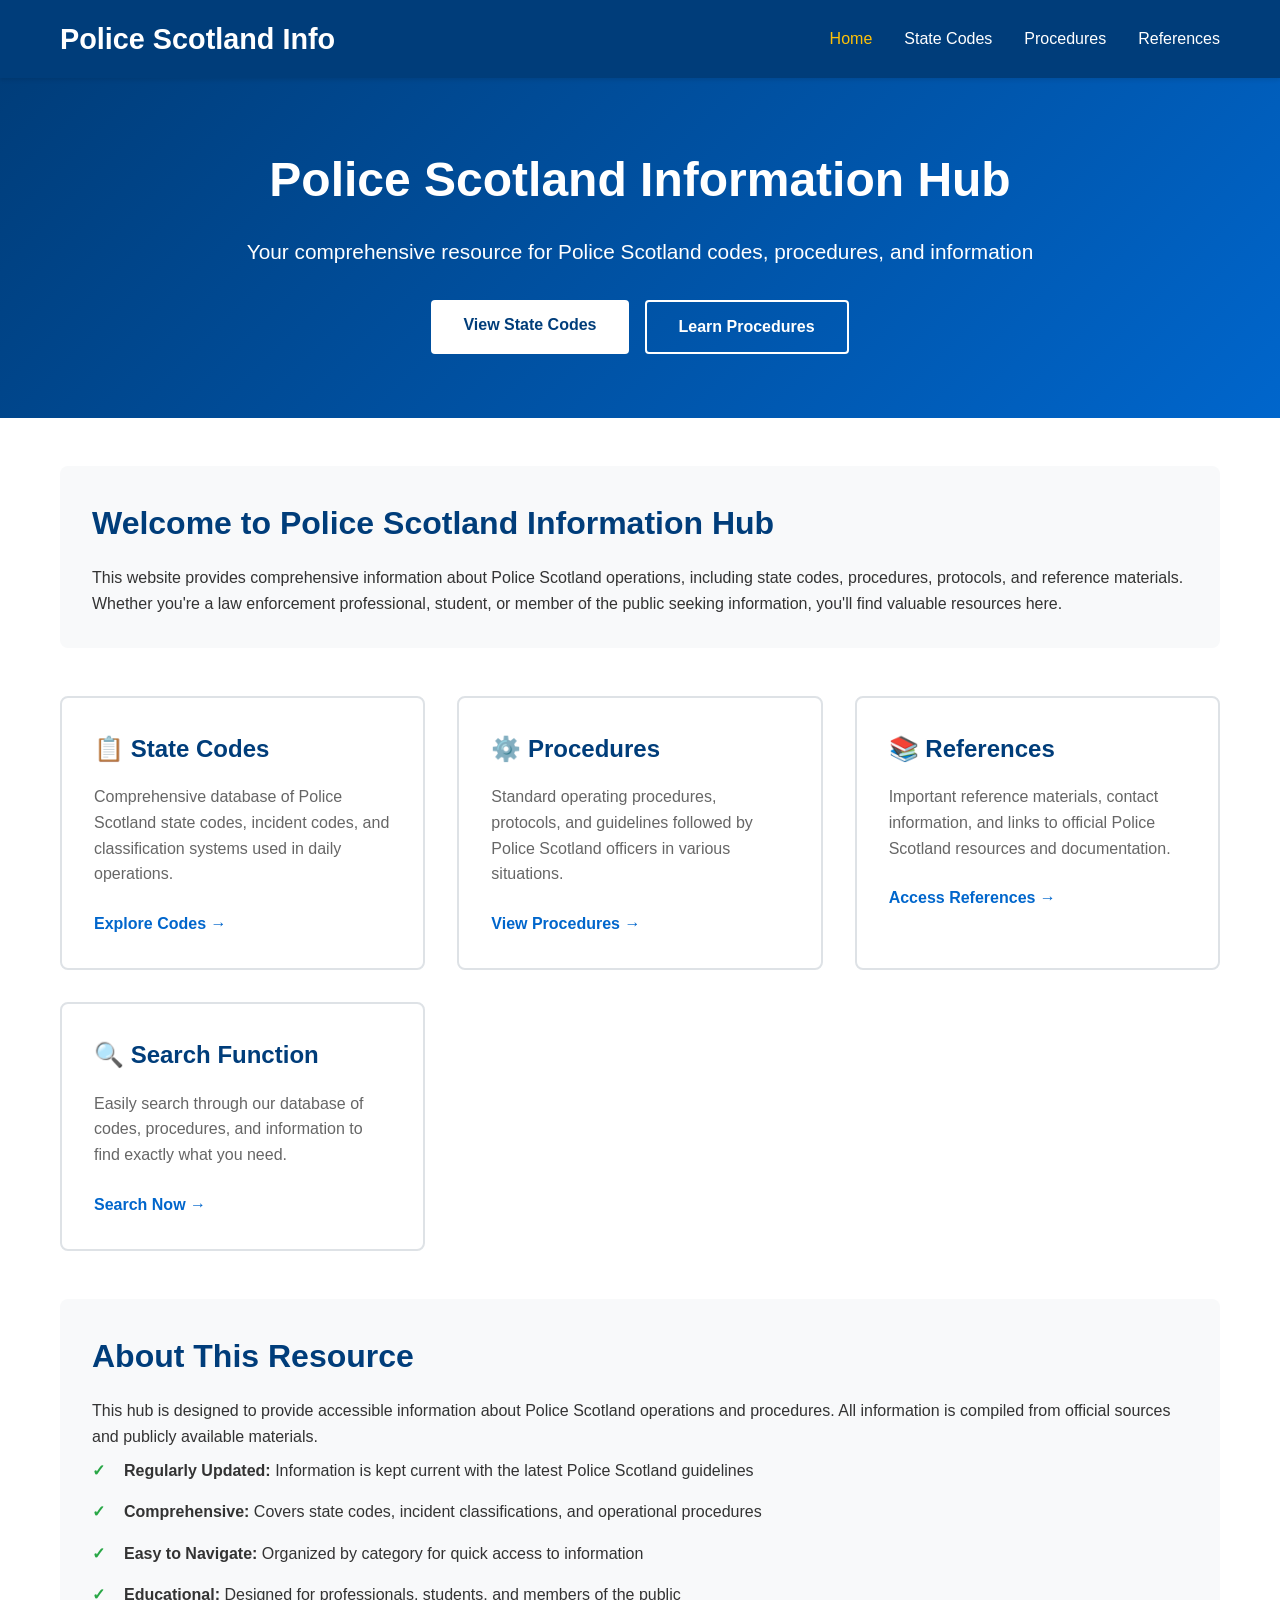
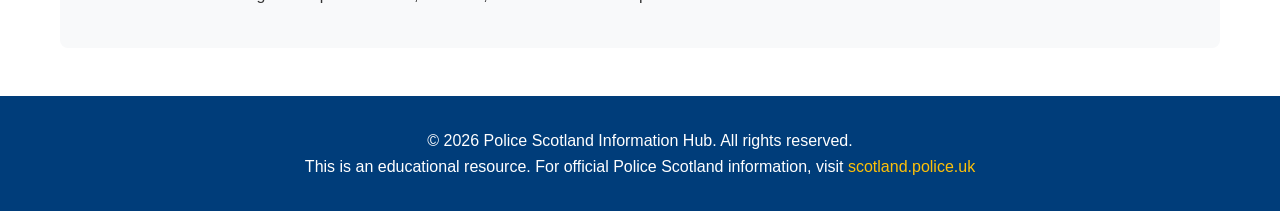
<file: index.html>
<!DOCTYPE html>
<html lang="en">
<head>
    <meta charset="UTF-8">
    <meta name="viewport" content="width=device-width, initial-scale=1.0">
    <title>Police Scotland Information Hub</title>
    <link rel="stylesheet" href="css/style.css">
</head>
<body>
    <nav class="navbar">
        <div class="container">
            <div class="logo">
                <h1>Police Scotland Info</h1>
            </div>
            <ul class="nav-links">
                <li><a href="index.html" class="active">Home</a></li>
                <li><a href="state-codes.html">State Codes</a></li>
                <li><a href="procedures.html">Procedures</a></li>
                <li><a href="references.html">References</a></li>
            </ul>
        </div>
    </nav>

    <header class="hero">
        <div class="hero-content">
            <h1>Police Scotland Information Hub</h1>
            <p>Your comprehensive resource for Police Scotland codes, procedures, and information</p>
            <div class="cta-buttons">
                <a href="state-codes.html" class="btn btn-primary">View State Codes</a>
                <a href="procedures.html" class="btn btn-secondary">Learn Procedures</a>
            </div>
        </div>
    </header>

    <main class="container">
        <section class="intro-section">
            <h2>Welcome to Police Scotland Information Hub</h2>
            <p>This website provides comprehensive information about Police Scotland operations, including state codes, procedures, protocols, and reference materials. Whether you're a law enforcement professional, student, or member of the public seeking information, you'll find valuable resources here.</p>
        </section>

        <section class="features">
            <div class="feature-grid">
                <div class="feature-card">
                    <h3>📋 State Codes</h3>
                    <p>Comprehensive database of Police Scotland state codes, incident codes, and classification systems used in daily operations.</p>
                    <a href="state-codes.html" class="card-link">Explore Codes →</a>
                </div>
                <div class="feature-card">
                    <h3>⚙️ Procedures</h3>
                    <p>Standard operating procedures, protocols, and guidelines followed by Police Scotland officers in various situations.</p>
                    <a href="procedures.html" class="card-link">View Procedures →</a>
                </div>
                <div class="feature-card">
                    <h3>📚 References</h3>
                    <p>Important reference materials, contact information, and links to official Police Scotland resources and documentation.</p>
                    <a href="references.html" class="card-link">Access References →</a>
                </div>
                <div class="feature-card">
                    <h3>🔍 Search Function</h3>
                    <p>Easily search through our database of codes, procedures, and information to find exactly what you need.</p>
                    <a href="state-codes.html" class="card-link">Search Now →</a>
                </div>
            </div>
        </section>

        <section class="info-section">
            <h2>About This Resource</h2>
            <p>This hub is designed to provide accessible information about Police Scotland operations and procedures. All information is compiled from official sources and publicly available materials.</p>
            <ul class="info-list">
                <li><strong>Regularly Updated:</strong> Information is kept current with the latest Police Scotland guidelines</li>
                <li><strong>Comprehensive:</strong> Covers state codes, incident classifications, and operational procedures</li>
                <li><strong>Easy to Navigate:</strong> Organized by category for quick access to information</li>
                <li><strong>Educational:</strong> Designed for professionals, students, and members of the public</li>
            </ul>
        </section>
    </main>

    <footer>
        <div class="container">
            <p>&copy; 2026 Police Scotland Information Hub. All rights reserved.</p>
            <p>This is an educational resource. For official Police Scotland information, visit <a href="https://www.scotland.police.uk" target="_blank">scotland.police.uk</a></p>
        </div>
    </footer>

    <script src="js/main.js"></script>
</body>
</html>
</file>
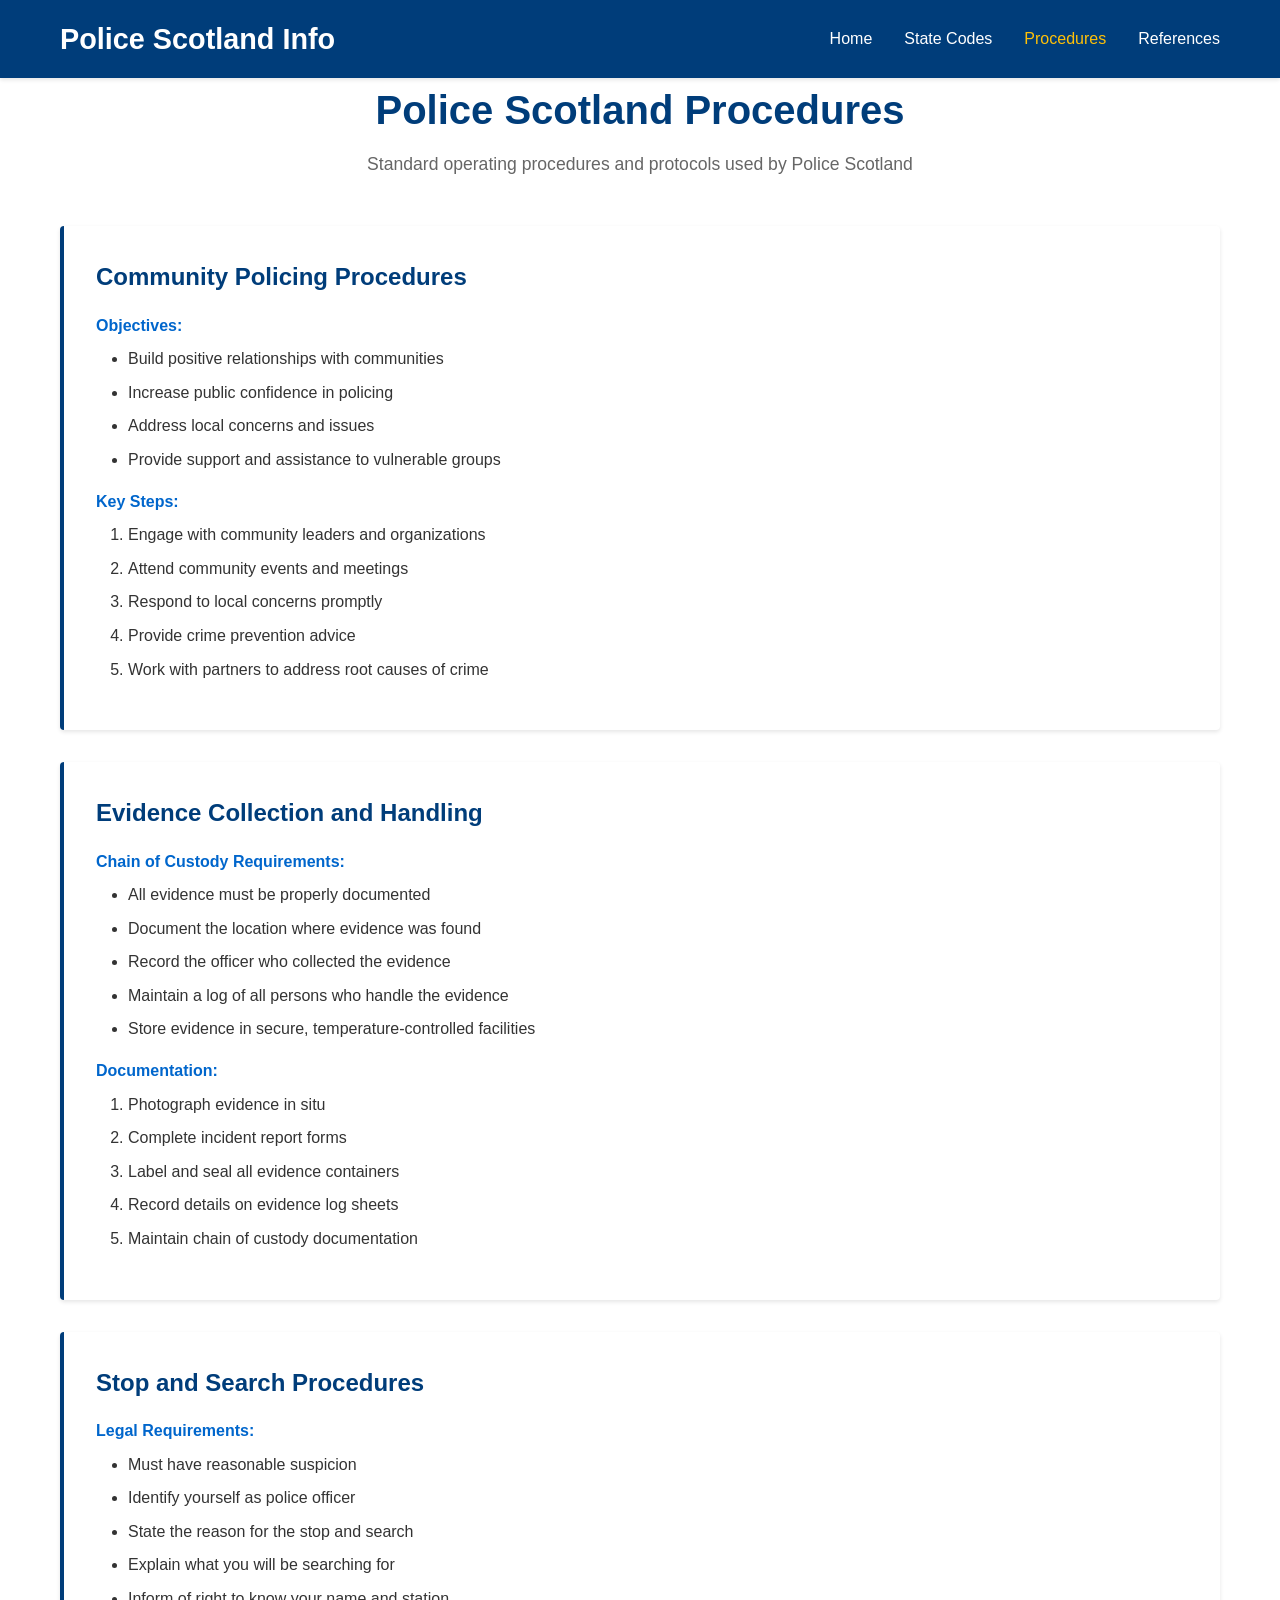
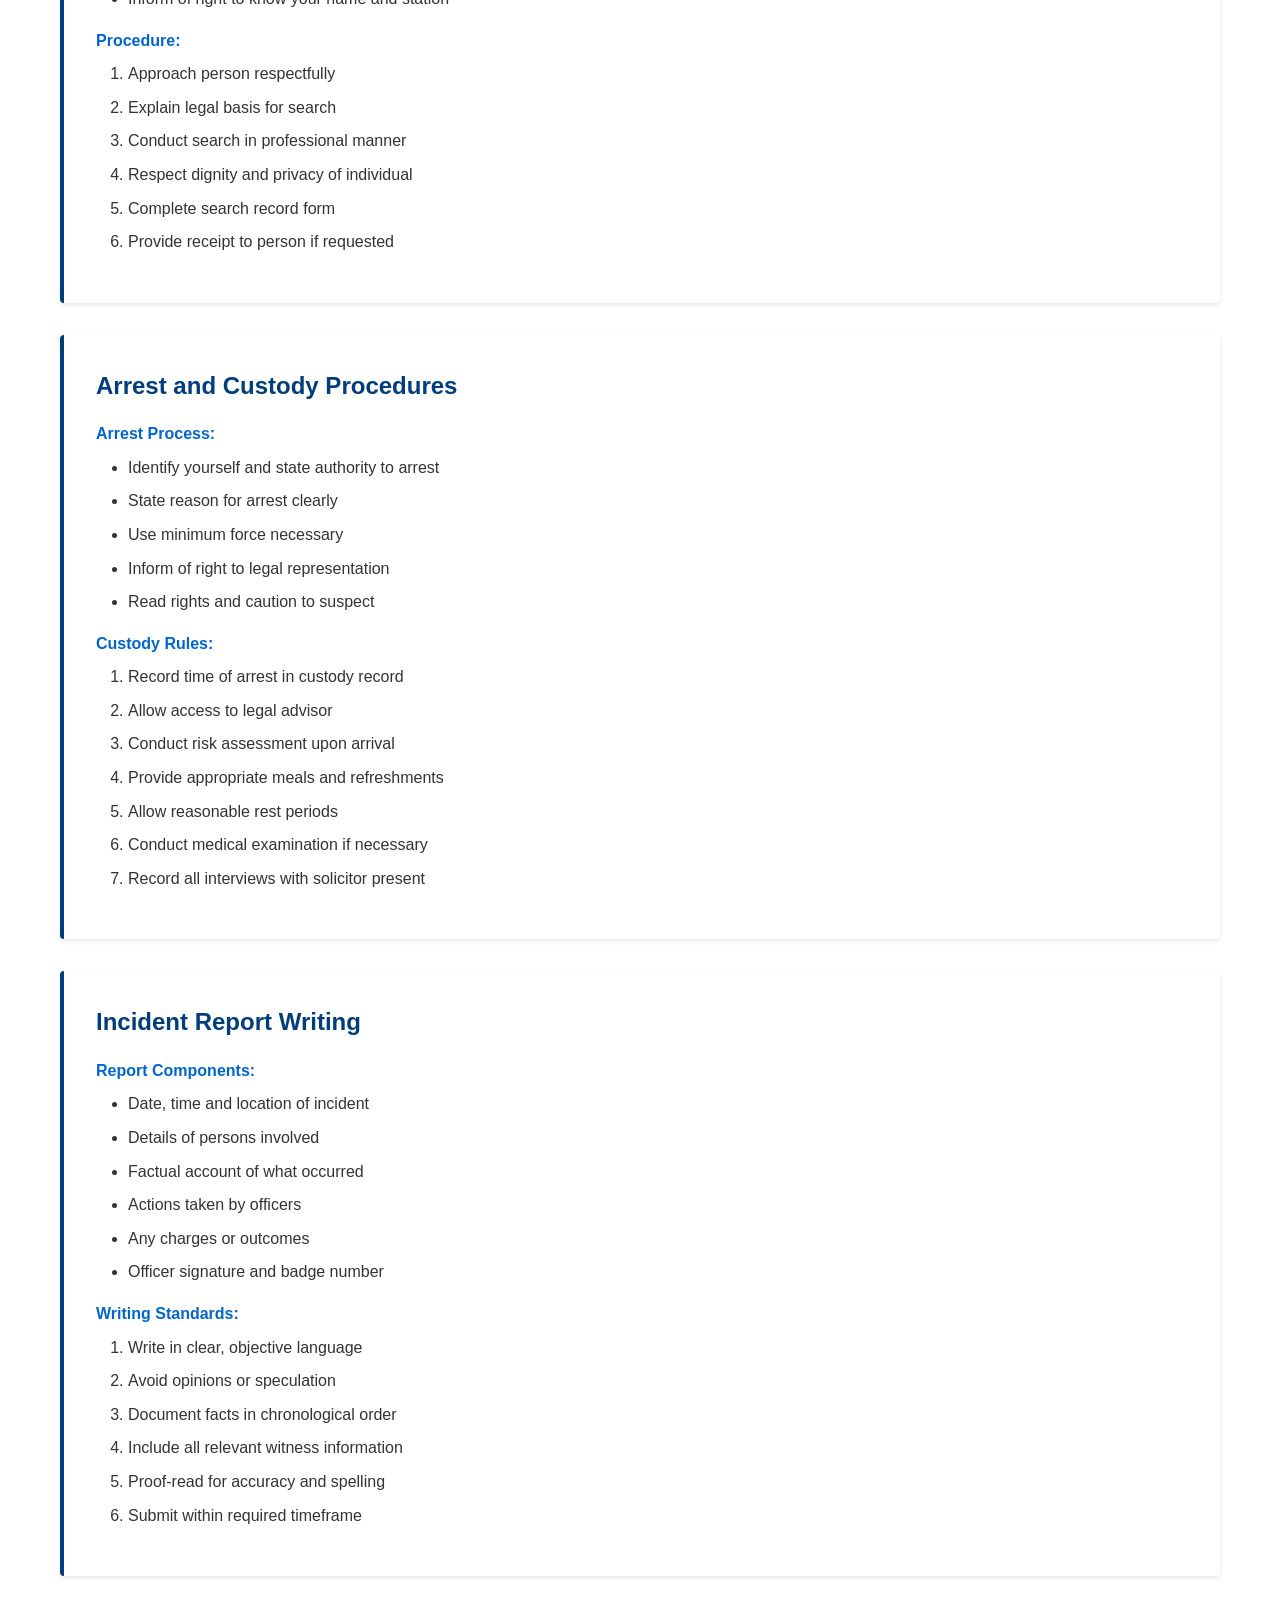
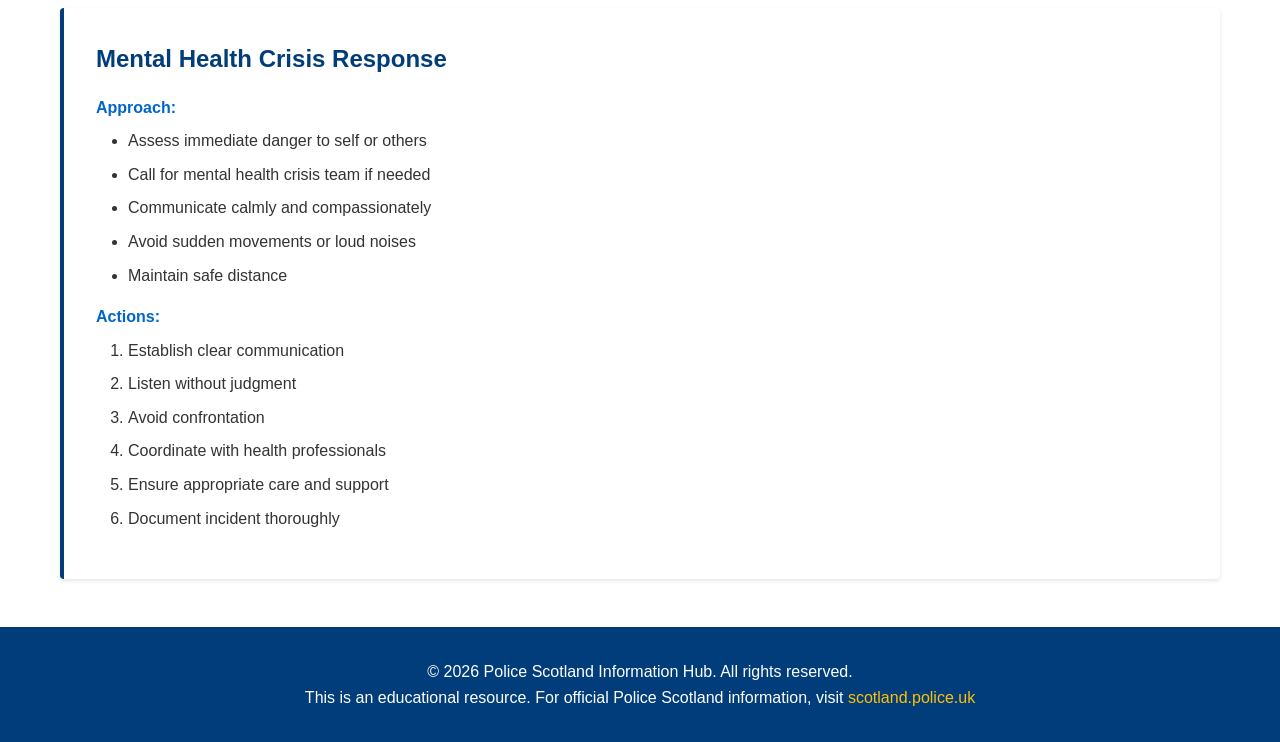
<file: procedures.html>
<!DOCTYPE html>
<html lang="en">
<head>
    <meta charset="UTF-8">
    <meta name="viewport" content="width=device-width, initial-scale=1.0">
    <title>Police Scotland Procedures</title>
    <link rel="stylesheet" href="css/style.css">
</head>
<body>
    <nav class="navbar">
        <div class="container">
            <div class="logo">
                <h1>Police Scotland Info</h1>
            </div>
            <ul class="nav-links">
                <li><a href="index.html">Home</a></li>
                <li><a href="state-codes.html">State Codes</a></li>
                <li><a href="procedures.html" class="active">Procedures</a></li>
                <li><a href="references.html">References</a></li>
            </ul>
        </div>
    </nav>

    <main class="container">
        <section class="page-header">
            <h1>Police Scotland Procedures</h1>
            <p>Standard operating procedures and protocols used by Police Scotland</p>
        </section>

        <section class="procedures-section">
            <div class="procedure-card">
                <h3>Community Policing Procedures</h3>
                <div class="procedure-content">
                    <h4>Objectives:</h4>
                    <ul>
                        <li>Build positive relationships with communities</li>
                        <li>Increase public confidence in policing</li>
                        <li>Address local concerns and issues</li>
                        <li>Provide support and assistance to vulnerable groups</li>
                    </ul>
                    <h4>Key Steps:</h4>
                    <ol>
                        <li>Engage with community leaders and organizations</li>
                        <li>Attend community events and meetings</li>
                        <li>Respond to local concerns promptly</li>
                        <li>Provide crime prevention advice</li>
                        <li>Work with partners to address root causes of crime</li>
                    </ol>
                </div>
            </div>

            <div class="procedure-card">
                <h3>Evidence Collection and Handling</h3>
                <div class="procedure-content">
                    <h4>Chain of Custody Requirements:</h4>
                    <ul>
                        <li>All evidence must be properly documented</li>
                        <li>Document the location where evidence was found</li>
                        <li>Record the officer who collected the evidence</li>
                        <li>Maintain a log of all persons who handle the evidence</li>
                        <li>Store evidence in secure, temperature-controlled facilities</li>
                    </ul>
                    <h4>Documentation:</h4>
                    <ol>
                        <li>Photograph evidence in situ</li>
                        <li>Complete incident report forms</li>
                        <li>Label and seal all evidence containers</li>
                        <li>Record details on evidence log sheets</li>
                        <li>Maintain chain of custody documentation</li>
                    </ol>
                </div>
            </div>

            <div class="procedure-card">
                <h3>Stop and Search Procedures</h3>
                <div class="procedure-content">
                    <h4>Legal Requirements:</h4>
                    <ul>
                        <li>Must have reasonable suspicion</li>
                        <li>Identify yourself as police officer</li>
                        <li>State the reason for the stop and search</li>
                        <li>Explain what you will be searching for</li>
                        <li>Inform of right to know your name and station</li>
                    </ul>
                    <h4>Procedure:</h4>
                    <ol>
                        <li>Approach person respectfully</li>
                        <li>Explain legal basis for search</li>
                        <li>Conduct search in professional manner</li>
                        <li>Respect dignity and privacy of individual</li>
                        <li>Complete search record form</li>
                        <li>Provide receipt to person if requested</li>
                    </ol>
                </div>
            </div>

            <div class="procedure-card">
                <h3>Arrest and Custody Procedures</h3>
                <div class="procedure-content">
                    <h4>Arrest Process:</h4>
                    <ul>
                        <li>Identify yourself and state authority to arrest</li>
                        <li>State reason for arrest clearly</li>
                        <li>Use minimum force necessary</li>
                        <li>Inform of right to legal representation</li>
                        <li>Read rights and caution to suspect</li>
                    </ul>
                    <h4>Custody Rules:</h4>
                    <ol>
                        <li>Record time of arrest in custody record</li>
                        <li>Allow access to legal advisor</li>
                        <li>Conduct risk assessment upon arrival</li>
                        <li>Provide appropriate meals and refreshments</li>
                        <li>Allow reasonable rest periods</li>
                        <li>Conduct medical examination if necessary</li>
                        <li>Record all interviews with solicitor present</li>
                    </ol>
                </div>
            </div>

            <div class="procedure-card">
                <h3>Incident Report Writing</h3>
                <div class="procedure-content">
                    <h4>Report Components:</h4>
                    <ul>
                        <li>Date, time and location of incident</li>
                        <li>Details of persons involved</li>
                        <li>Factual account of what occurred</li>
                        <li>Actions taken by officers</li>
                        <li>Any charges or outcomes</li>
                        <li>Officer signature and badge number</li>
                    </ul>
                    <h4>Writing Standards:</h4>
                    <ol>
                        <li>Write in clear, objective language</li>
                        <li>Avoid opinions or speculation</li>
                        <li>Document facts in chronological order</li>
                        <li>Include all relevant witness information</li>
                        <li>Proof-read for accuracy and spelling</li>
                        <li>Submit within required timeframe</li>
                    </ol>
                </div>
            </div>

            <div class="procedure-card">
                <h3>Mental Health Crisis Response</h3>
                <div class="procedure-content">
                    <h4>Approach:</h4>
                    <ul>
                        <li>Assess immediate danger to self or others</li>
                        <li>Call for mental health crisis team if needed</li>
                        <li>Communicate calmly and compassionately</li>
                        <li>Avoid sudden movements or loud noises</li>
                        <li>Maintain safe distance</li>
                    </ul>
                    <h4>Actions:</h4>
                    <ol>
                        <li>Establish clear communication</li>
                        <li>Listen without judgment</li>
                        <li>Avoid confrontation</li>
                        <li>Coordinate with health professionals</li>
                        <li>Ensure appropriate care and support</li>
                        <li>Document incident thoroughly</li>
                    </ol>
                </div>
            </div>
        </section>
    </main>

    <footer>
        <div class="container">
            <p>&copy; 2026 Police Scotland Information Hub. All rights reserved.</p>
            <p>This is an educational resource. For official Police Scotland information, visit <a href="https://www.scotland.police.uk" target="_blank">scotland.police.uk</a></p>
        </div>
    </footer>

    <script src="js/main.js"></script>
</body>
</html>
</file>
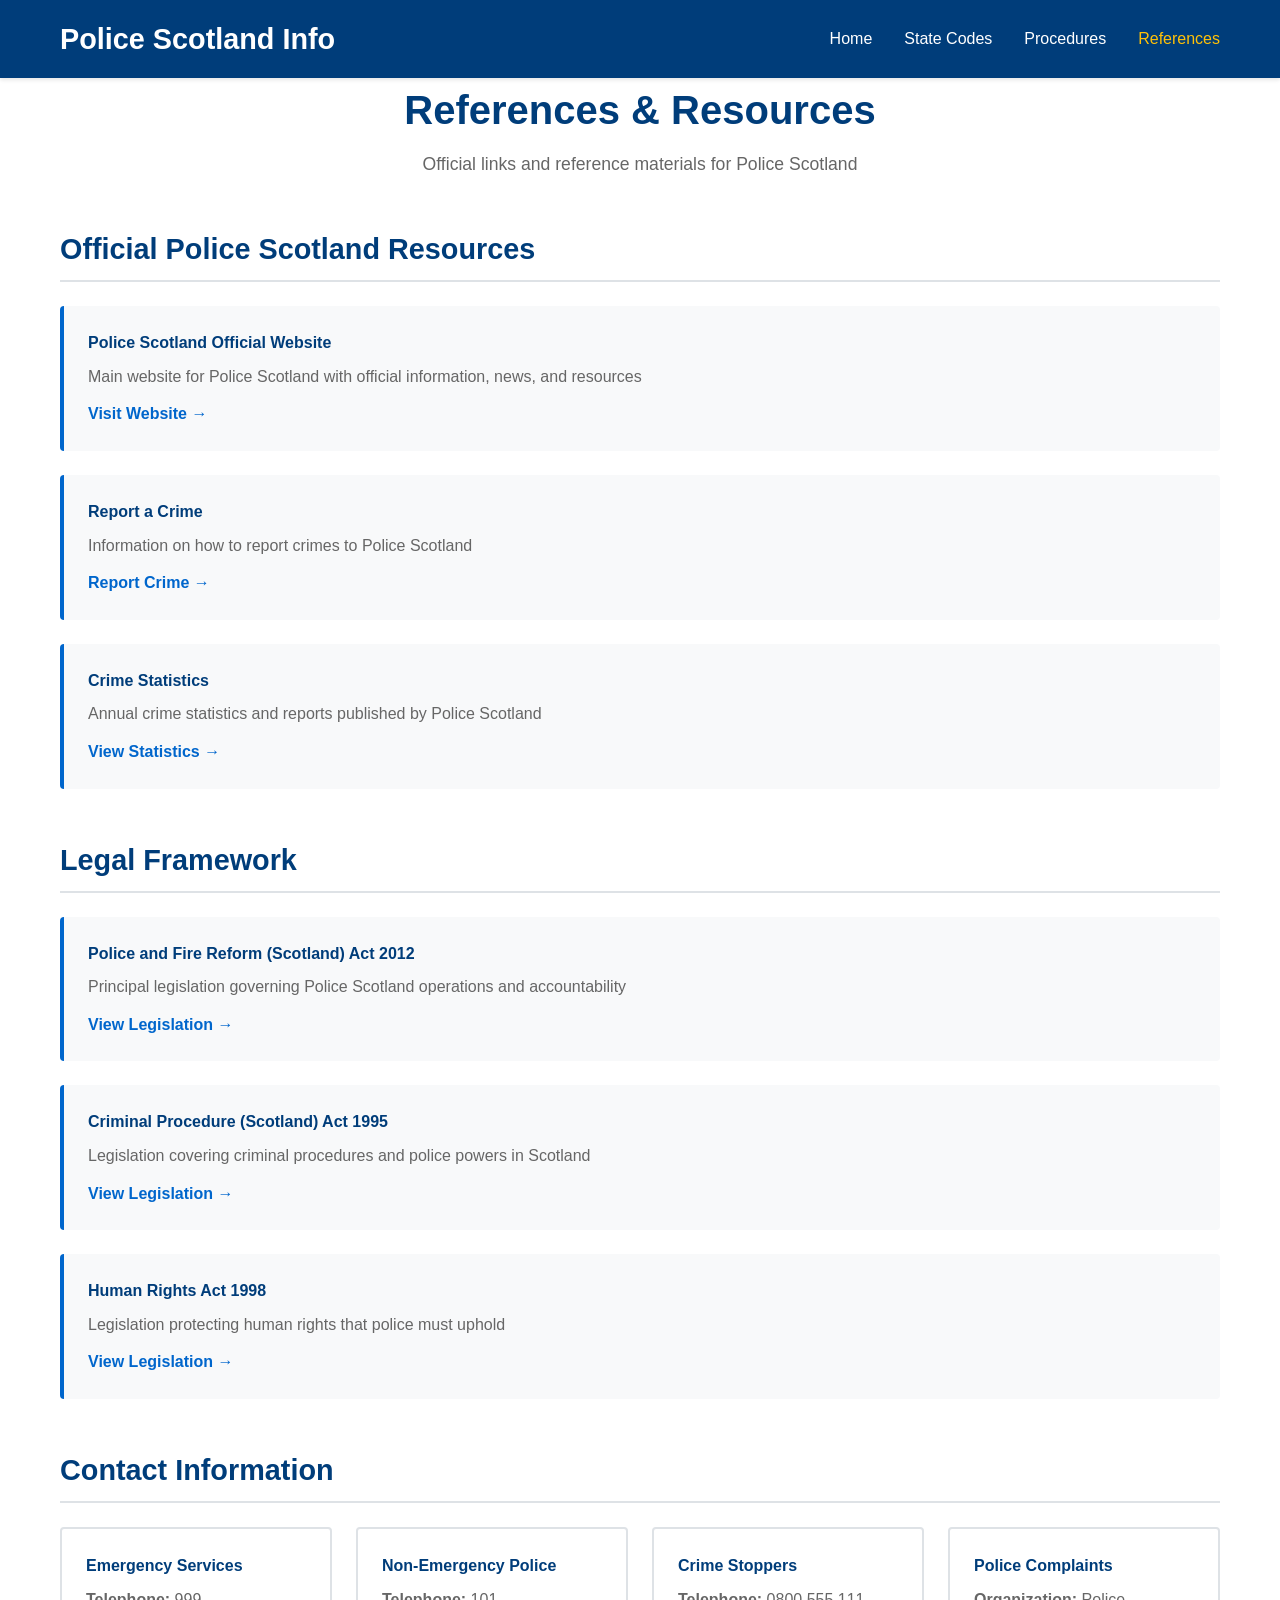
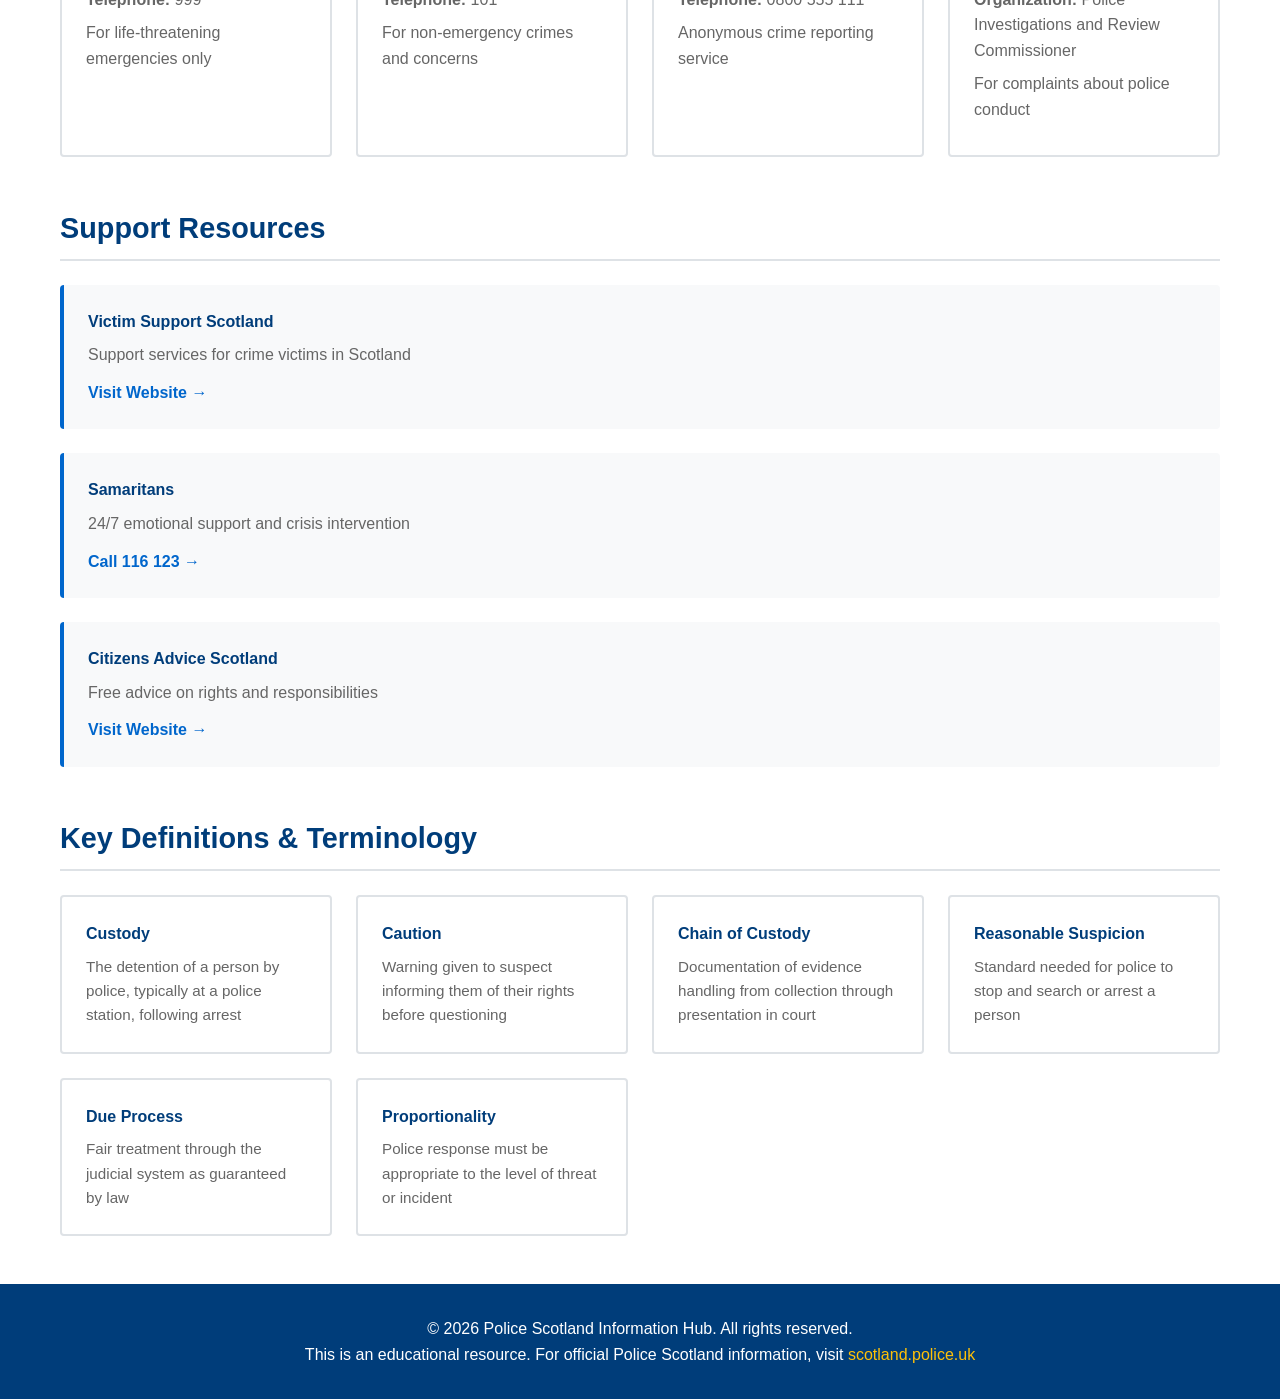
<file: references.html>
<!DOCTYPE html>
<html lang="en">
<head>
    <meta charset="UTF-8">
    <meta name="viewport" content="width=device-width, initial-scale=1.0">
    <title>References - Police Scotland Information Hub</title>
    <link rel="stylesheet" href="css/style.css">
</head>
<body>
    <nav class="navbar">
        <div class="container">
            <div class="logo">
                <h1>Police Scotland Info</h1>
            </div>
            <ul class="nav-links">
                <li><a href="index.html">Home</a></li>
                <li><a href="state-codes.html">State Codes</a></li>
                <li><a href="procedures.html">Procedures</a></li>
                <li><a href="references.html" class="active">References</a></li>
            </ul>
        </div>
    </nav>

    <main class="container">
        <section class="page-header">
            <h1>References & Resources</h1>
            <p>Official links and reference materials for Police Scotland</p>
        </section>

        <section class="references-section">
            <div class="reference-category">
                <h2>Official Police Scotland Resources</h2>
                <div class="reference-list">
                    <div class="reference-item">
                        <h4>Police Scotland Official Website</h4>
                        <p>Main website for Police Scotland with official information, news, and resources</p>
                        <a href="https://www.scotland.police.uk" target="_blank" class="reference-link">Visit Website →</a>
                    </div>
                    <div class="reference-item">
                        <h4>Report a Crime</h4>
                        <p>Information on how to report crimes to Police Scotland</p>
                        <a href="https://www.scotland.police.uk/contact-us/" target="_blank" class="reference-link">Report Crime →</a>
                    </div>
                    <div class="reference-item">
                        <h4>Crime Statistics</h4>
                        <p>Annual crime statistics and reports published by Police Scotland</p>
                        <a href="https://www.scotland.police.uk/" target="_blank" class="reference-link">View Statistics →</a>
                    </div>
                </div>
            </div>

            <div class="reference-category">
                <h2>Legal Framework</h2>
                <div class="reference-list">
                    <div class="reference-item">
                        <h4>Police and Fire Reform (Scotland) Act 2012</h4>
                        <p>Principal legislation governing Police Scotland operations and accountability</p>
                        <a href="http://www.legislation.gov.uk" target="_blank" class="reference-link">View Legislation →</a>
                    </div>
                    <div class="reference-item">
                        <h4>Criminal Procedure (Scotland) Act 1995</h4>
                        <p>Legislation covering criminal procedures and police powers in Scotland</p>
                        <a href="http://www.legislation.gov.uk" target="_blank" class="reference-link">View Legislation →</a>
                    </div>
                    <div class="reference-item">
                        <h4>Human Rights Act 1998</h4>
                        <p>Legislation protecting human rights that police must uphold</p>
                        <a href="http://www.legislation.gov.uk" target="_blank" class="reference-link">View Legislation →</a>
                    </div>
                </div>
            </div>

            <div class="reference-category">
                <h2>Contact Information</h2>
                <div class="contact-grid">
                    <div class="contact-item">
                        <h4>Emergency Services</h4>
                        <p><strong>Telephone:</strong> 999</p>
                        <p>For life-threatening emergencies only</p>
                    </div>
                    <div class="contact-item">
                        <h4>Non-Emergency Police</h4>
                        <p><strong>Telephone:</strong> 101</p>
                        <p>For non-emergency crimes and concerns</p>
                    </div>
                    <div class="contact-item">
                        <h4>Crime Stoppers</h4>
                        <p><strong>Telephone:</strong> 0800 555 111</p>
                        <p>Anonymous crime reporting service</p>
                    </div>
                    <div class="contact-item">
                        <h4>Police Complaints</h4>
                        <p><strong>Organization:</strong> Police Investigations and Review Commissioner</p>
                        <p>For complaints about police conduct</p>
                    </div>
                </div>
            </div>

            <div class="reference-category">
                <h2>Support Resources</h2>
                <div class="reference-list">
                    <div class="reference-item">
                        <h4>Victim Support Scotland</h4>
                        <p>Support services for crime victims in Scotland</p>
                        <a href="https://www.victimsupport.org.uk/scotland/" target="_blank" class="reference-link">Visit Website →</a>
                    </div>
                    <div class="reference-item">
                        <h4>Samaritans</h4>
                        <p>24/7 emotional support and crisis intervention</p>
                        <a href="https://www.samaritans.org/" target="_blank" class="reference-link">Call 116 123 →</a>
                    </div>
                    <div class="reference-item">
                        <h4>Citizens Advice Scotland</h4>
                        <p>Free advice on rights and responsibilities</p>
                        <a href="https://www.cas.org.uk/" target="_blank" class="reference-link">Visit Website →</a>
                    </div>
                </div>
            </div>

            <div class="reference-category">
                <h2>Key Definitions & Terminology</h2>
                <div class="definitions">
                    <div class="definition-item">
                        <h4>Custody</h4>
                        <p>The detention of a person by police, typically at a police station, following arrest</p>
                    </div>
                    <div class="definition-item">
                        <h4>Caution</h4>
                        <p>Warning given to suspect informing them of their rights before questioning</p>
                    </div>
                    <div class="definition-item">
                        <h4>Chain of Custody</h4>
                        <p>Documentation of evidence handling from collection through presentation in court</p>
                    </div>
                    <div class="definition-item">
                        <h4>Reasonable Suspicion</h4>
                        <p>Standard needed for police to stop and search or arrest a person</p>
                    </div>
                    <div class="definition-item">
                        <h4>Due Process</h4>
                        <p>Fair treatment through the judicial system as guaranteed by law</p>
                    </div>
                    <div class="definition-item">
                        <h4>Proportionality</h4>
                        <p>Police response must be appropriate to the level of threat or incident</p>
                    </div>
                </div>
            </div>
        </section>
    </main>

    <footer>
        <div class="container">
            <p>&copy; 2026 Police Scotland Information Hub. All rights reserved.</p>
            <p>This is an educational resource. For official Police Scotland information, visit <a href="https://www.scotland.police.uk" target="_blank">scotland.police.uk</a></p>
        </div>
    </footer>

    <script src="js/main.js"></script>
</body>
</html>
</file>
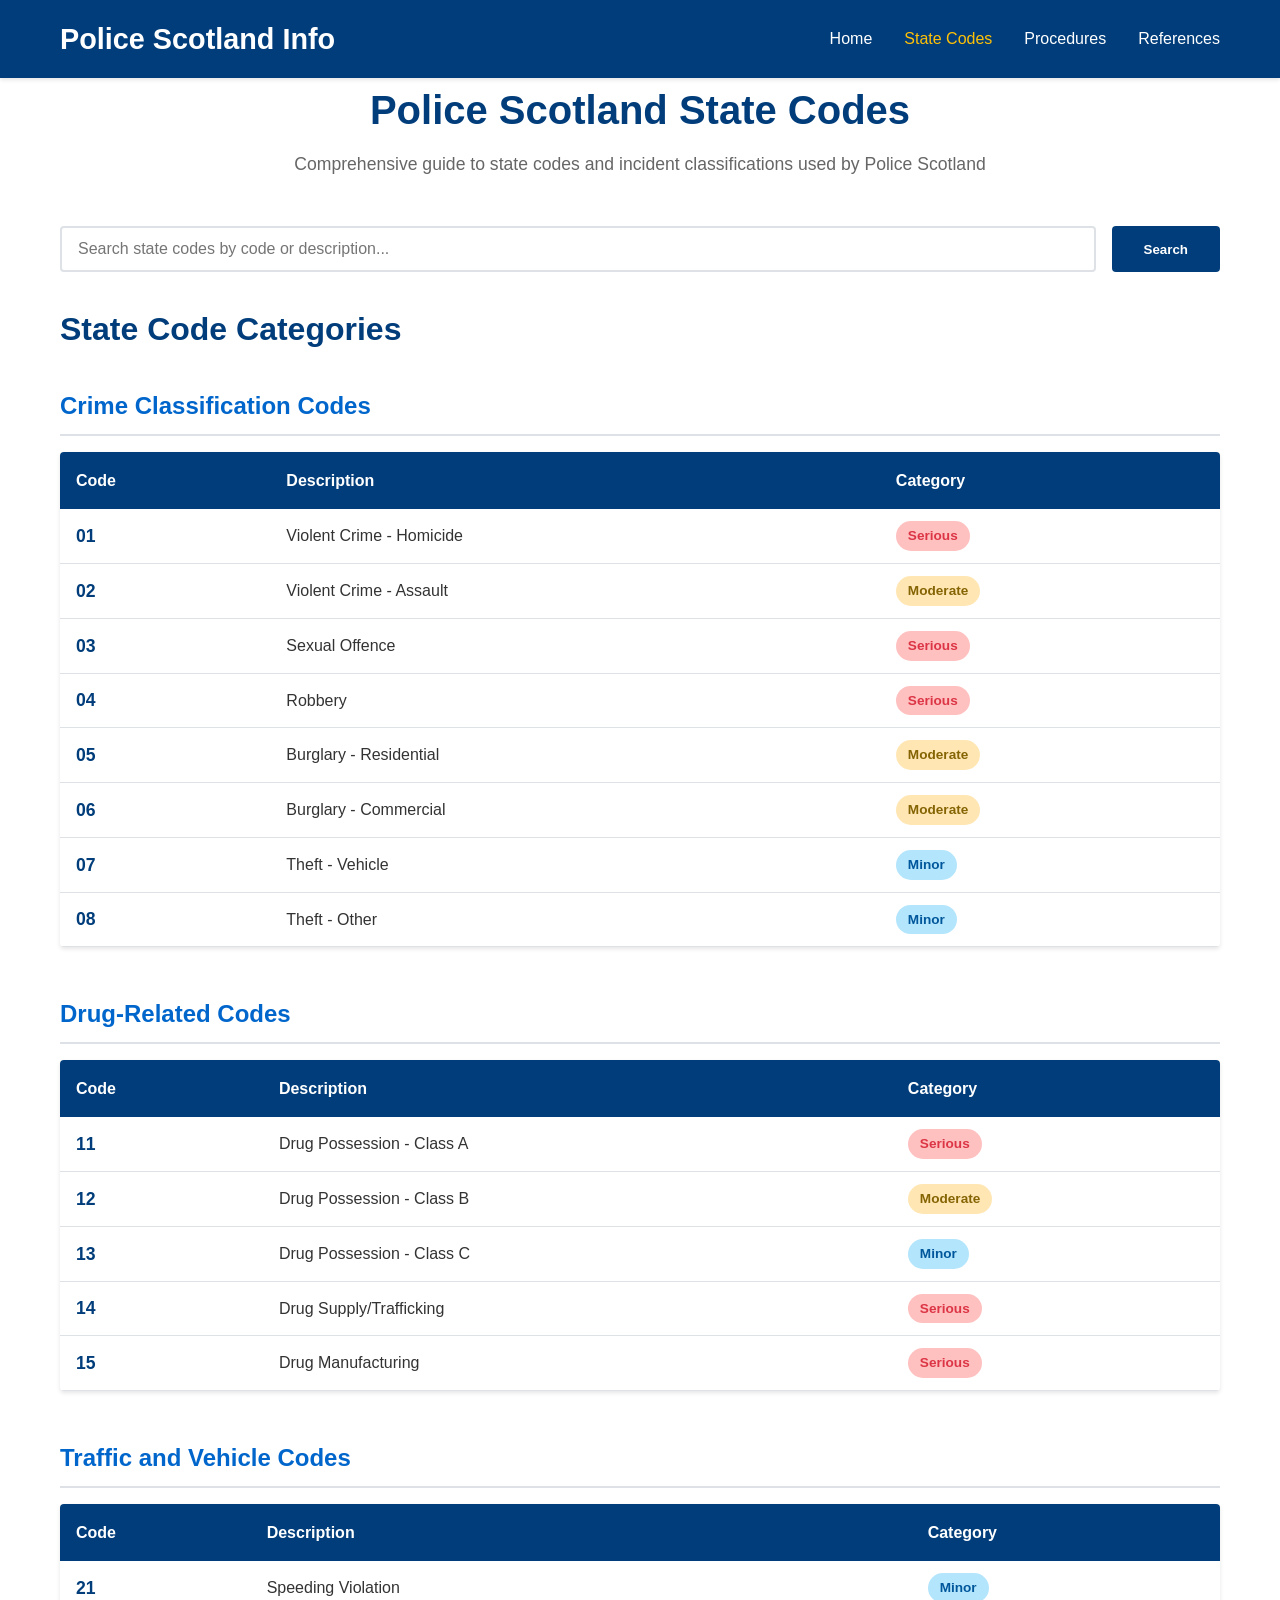
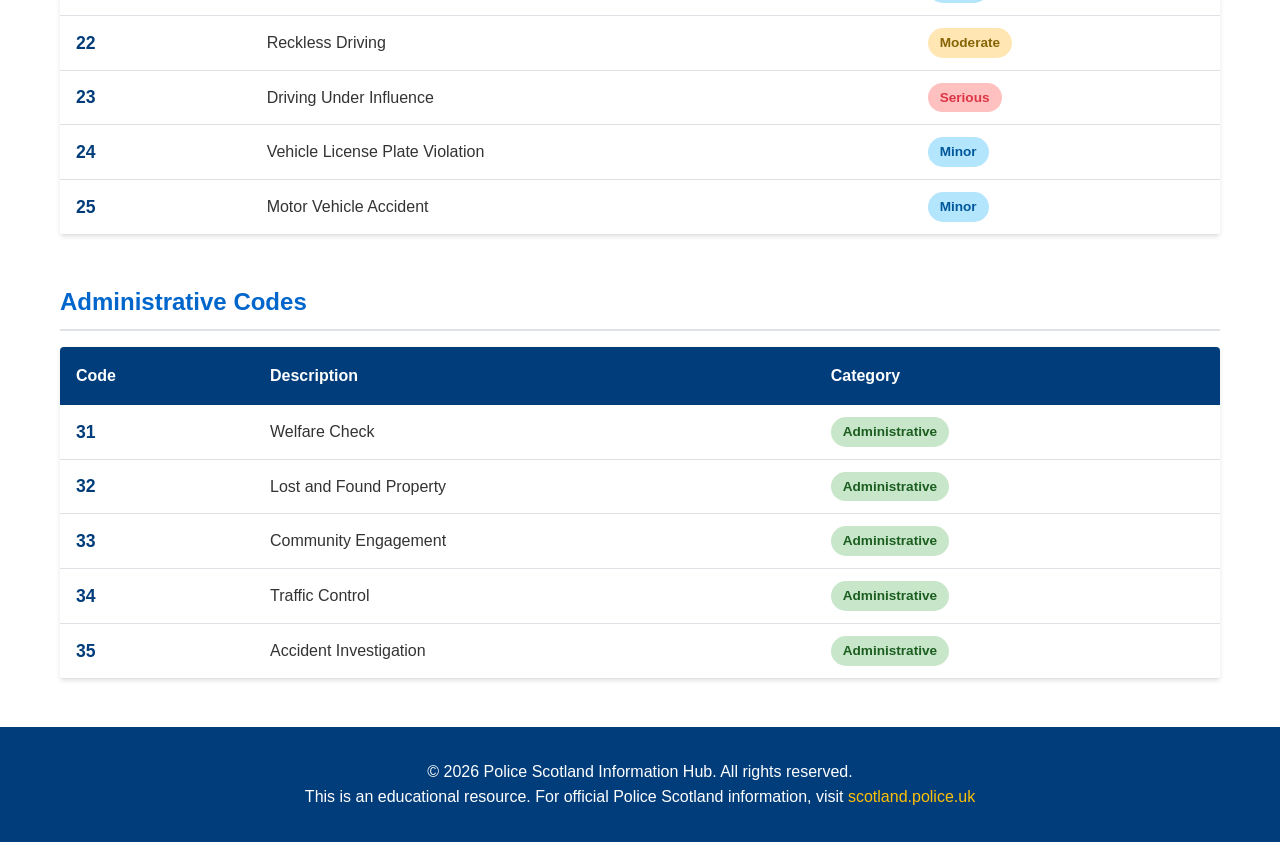
<file: state-codes.html>
<!DOCTYPE html>
<html lang="en">
<head>
    <meta charset="UTF-8">
    <meta name="viewport" content="width=device-width, initial-scale=1.0">
    <title>Police Scotland State Codes</title>
    <link rel="stylesheet" href="css/style.css">
</head>
<body>
    <nav class="navbar">
        <div class="container">
            <div class="logo">
                <h1>Police Scotland Info</h1>
            </div>
            <ul class="nav-links">
                <li><a href="index.html">Home</a></li>
                <li><a href="state-codes.html" class="active">State Codes</a></li>
                <li><a href="procedures.html">Procedures</a></li>
                <li><a href="references.html">References</a></li>
            </ul>
        </div>
    </nav>

    <main class="container">
        <section class="page-header">
            <h1>Police Scotland State Codes</h1>
            <p>Comprehensive guide to state codes and incident classifications used by Police Scotland</p>
        </section>

        <section class="search-section">
            <div class="search-box">
                <input type="text" id="searchInput" placeholder="Search state codes by code or description...">
                <button onclick="searchCodes()">Search</button>
            </div>
            <div id="searchResults"></div>
        </section>

        <section class="codes-section">
            <h2>State Code Categories</h2>
            
            <div class="code-category">
                <h3>Crime Classification Codes</h3>
                <table class="codes-table">
                    <thead>
                        <tr>
                            <th>Code</th>
                            <th>Description</th>
                            <th>Category</th>
                        </tr>
                    </thead>
                    <tbody>
                        <tr>
                            <td class="code">01</td>
                            <td>Violent Crime - Homicide</td>
                            <td><span class="badge danger">Serious</span></td>
                        </tr>
                        <tr>
                            <td class="code">02</td>
                            <td>Violent Crime - Assault</td>
                            <td><span class="badge warning">Moderate</span></td>
                        </tr>
                        <tr>
                            <td class="code">03</td>
                            <td>Sexual Offence</td>
                            <td><span class="badge danger">Serious</span></td>
                        </tr>
                        <tr>
                            <td class="code">04</td>
                            <td>Robbery</td>
                            <td><span class="badge danger">Serious</span></td>
                        </tr>
                        <tr>
                            <td class="code">05</td>
                            <td>Burglary - Residential</td>
                            <td><span class="badge warning">Moderate</span></td>
                        </tr>
                        <tr>
                            <td class="code">06</td>
                            <td>Burglary - Commercial</td>
                            <td><span class="badge warning">Moderate</span></td>
                        </tr>
                        <tr>
                            <td class="code">07</td>
                            <td>Theft - Vehicle</td>
                            <td><span class="badge info">Minor</span></td>
                        </tr>
                        <tr>
                            <td class="code">08</td>
                            <td>Theft - Other</td>
                            <td><span class="badge info">Minor</span></td>
                        </tr>
                    </tbody>
                </table>
            </div>

            <div class="code-category">
                <h3>Drug-Related Codes</h3>
                <table class="codes-table">
                    <thead>
                        <tr>
                            <th>Code</th>
                            <th>Description</th>
                            <th>Category</th>
                        </tr>
                    </thead>
                    <tbody>
                        <tr>
                            <td class="code">11</td>
                            <td>Drug Possession - Class A</td>
                            <td><span class="badge danger">Serious</span></td>
                        </tr>
                        <tr>
                            <td class="code">12</td>
                            <td>Drug Possession - Class B</td>
                            <td><span class="badge warning">Moderate</span></td>
                        </tr>
                        <tr>
                            <td class="code">13</td>
                            <td>Drug Possession - Class C</td>
                            <td><span class="badge info">Minor</span></td>
                        </tr>
                        <tr>
                            <td class="code">14</td>
                            <td>Drug Supply/Trafficking</td>
                            <td><span class="badge danger">Serious</span></td>
                        </tr>
                        <tr>
                            <td class="code">15</td>
                            <td>Drug Manufacturing</td>
                            <td><span class="badge danger">Serious</span></td>
                        </tr>
                    </tbody>
                </table>
            </div>

            <div class="code-category">
                <h3>Traffic and Vehicle Codes</h3>
                <table class="codes-table">
                    <thead>
                        <tr>
                            <th>Code</th>
                            <th>Description</th>
                            <th>Category</th>
                        </tr>
                    </thead>
                    <tbody>
                        <tr>
                            <td class="code">21</td>
                            <td>Speeding Violation</td>
                            <td><span class="badge info">Minor</span></td>
                        </tr>
                        <tr>
                            <td class="code">22</td>
                            <td>Reckless Driving</td>
                            <td><span class="badge warning">Moderate</span></td>
                        </tr>
                        <tr>
                            <td class="code">23</td>
                            <td>Driving Under Influence</td>
                            <td><span class="badge danger">Serious</span></td>
                        </tr>
                        <tr>
                            <td class="code">24</td>
                            <td>Vehicle License Plate Violation</td>
                            <td><span class="badge info">Minor</span></td>
                        </tr>
                        <tr>
                            <td class="code">25</td>
                            <td>Motor Vehicle Accident</td>
                            <td><span class="badge info">Minor</span></td>
                        </tr>
                    </tbody>
                </table>
            </div>

            <div class="code-category">
                <h3>Administrative Codes</h3>
                <table class="codes-table">
                    <thead>
                        <tr>
                            <th>Code</th>
                            <th>Description</th>
                            <th>Category</th>
                        </tr>
                    </thead>
                    <tbody>
                        <tr>
                            <td class="code">31</td>
                            <td>Welfare Check</td>
                            <td><span class="badge success">Administrative</span></td>
                        </tr>
                        <tr>
                            <td class="code">32</td>
                            <td>Lost and Found Property</td>
                            <td><span class="badge success">Administrative</span></td>
                        </tr>
                        <tr>
                            <td class="code">33</td>
                            <td>Community Engagement</td>
                            <td><span class="badge success">Administrative</span></td>
                        </tr>
                        <tr>
                            <td class="code">34</td>
                            <td>Traffic Control</td>
                            <td><span class="badge success">Administrative</span></td>
                        </tr>
                        <tr>
                            <td class="code">35</td>
                            <td>Accident Investigation</td>
                            <td><span class="badge success">Administrative</span></td>
                        </tr>
                    </tbody>
                </table>
            </div>
        </section>
    </main>

    <footer>
        <div class="container">
            <p>&copy; 2026 Police Scotland Information Hub. All rights reserved.</p>
            <p>This is an educational resource. For official Police Scotland information, visit <a href="https://www.scotland.police.uk" target="_blank">scotland.police.uk</a></p>
        </div>
    </footer>

    <script src="js/main.js"></script>
</body>
</html>
</file>
<file: css/style.css>
:root {
    --primary-color: #003d7a;
    --primary-hover: #002d5c;
    --secondary-color: #0066cc;
    --danger-color: #dc3545;
    --warning-color: #ffc107;
    --success-color: #28a745;
    --info-color: #17a2b8;
    --light-bg: #f8f9fa;
    --dark-text: #333333;
    --border-color: #dee2e6;
}

* {
    margin: 0;
    padding: 0;
    box-sizing: border-box;
}

body {
    font-family: 'Segoe UI', Tahoma, Geneva, Verdana, sans-serif;
    line-height: 1.6;
    color: var(--dark-text);
    background-color: #ffffff;
}

.container {
    max-width: 1200px;
    margin: 0 auto;
    padding: 0 20px;
}

/* Navigation */
.navbar {
    background-color: var(--primary-color);
    padding: 1rem 0;
    box-shadow: 0 2px 4px rgba(0, 0, 0, 0.1);
    position: sticky;
    top: 0;
    z-index: 100;
}

.navbar .container {
    display: flex;
    justify-content: space-between;
    align-items: center;
}

.logo h1 {
    color: white;
    font-size: 1.8rem;
}

.nav-links {
    display: flex;
    list-style: none;
    gap: 2rem;
}

.nav-links a {
    color: white;
    text-decoration: none;
    font-weight: 500;
    transition: color 0.3s ease;
}

.nav-links a:hover,
.nav-links a.active {
    color: #ffc107;
}

/* Hero Section */
.hero {
    background: linear-gradient(135deg, var(--primary-color) 0%, var(--secondary-color) 100%);
    color: white;
    padding: 4rem 0;
    text-align: center;
    margin-bottom: 3rem;
}

.hero-content h1 {
    font-size: 3rem;
    margin-bottom: 1rem;
}

.hero-content p {
    font-size: 1.3rem;
    margin-bottom: 2rem;
}

.cta-buttons {
    display: flex;
    gap: 1rem;
    justify-content: center;
    flex-wrap: wrap;
}

/* Buttons */
.btn {
    display: inline-block;
    padding: 0.75rem 2rem;
    border-radius: 4px;
    text-decoration: none;
    font-weight: 600;
    transition: all 0.3s ease;
}

.btn-primary {
    background-color: white;
    color: var(--primary-color);
}

.btn-primary:hover {
    background-color: #f0f0f0;
    transform: translateY(-2px);
}

.btn-secondary {
    background-color: transparent;
    color: white;
    border: 2px solid white;
}

.btn-secondary:hover {
    background-color: white;
    color: var(--primary-color);
}

/* Page Header */
.page-header {
    text-align: center;
    margin-bottom: 3rem;
}

.page-header h1 {
    font-size: 2.5rem;
    margin-bottom: 0.5rem;
    color: var(--primary-color);
}

.page-header p {
    font-size: 1.1rem;
    color: #666;
}

/* Sections */
.intro-section,
.info-section {
    margin-bottom: 3rem;
    padding: 2rem;
    background-color: var(--light-bg);
    border-radius: 8px;
}

.intro-section h2,
.info-section h2 {
    color: var(--primary-color);
    margin-bottom: 1rem;
    font-size: 2rem;
}

.info-list {
    list-style: none;
    padding-left: 0;
}

.info-list li {
    padding: 0.5rem 0;
    padding-left: 2rem;
    position: relative;
}

.info-list li:before {
    content: "✓";
    position: absolute;
    left: 0;
    color: var(--success-color);
    font-weight: bold;
}

/* Feature Grid */
.features {
    margin-bottom: 3rem;
}

.feature-grid {
    display: grid;
    grid-template-columns: repeat(auto-fit, minmax(280px, 1fr));
    gap: 2rem;
    margin-bottom: 2rem;
}

.feature-card {
    background-color: white;
    border: 2px solid var(--border-color);
    border-radius: 8px;
    padding: 2rem;
    transition: all 0.3s ease;
}

.feature-card:hover {
    box-shadow: 0 4px 12px rgba(0, 0, 0, 0.1);
    border-color: var(--primary-color);
    transform: translateY(-4px);
}

.feature-card h3 {
    color: var(--primary-color);
    margin-bottom: 1rem;
    font-size: 1.5rem;
}

.feature-card p {
    color: #666;
    margin-bottom: 1.5rem;
}

.card-link {
    color: var(--secondary-color);
    text-decoration: none;
    font-weight: 600;
    transition: color 0.3s ease;
}

.card-link:hover {
    color: var(--primary-color);
}

/* Search Section */
.search-section {
    margin-bottom: 2rem;
}

.search-box {
    display: flex;
    gap: 1rem;
    margin-bottom: 1rem;
}

.search-box input {
    flex: 1;
    padding: 0.75rem 1rem;
    border: 2px solid var(--border-color);
    border-radius: 4px;
    font-size: 1rem;
}

.search-box input:focus {
    outline: none;
    border-color: var(--primary-color);
}

.search-box button {
    padding: 0.75rem 2rem;
    background-color: var(--primary-color);
    color: white;
    border: none;
    border-radius: 4px;
    font-weight: 600;
    cursor: pointer;
    transition: background-color 0.3s ease;
}

.search-box button:hover {
    background-color: var(--primary-hover);
}

/* Codes Section */
.codes-section {
    margin-bottom: 3rem;
}

.codes-section h2 {
    color: var(--primary-color);
    margin-bottom: 2rem;
    font-size: 2rem;
}

.code-category {
    margin-bottom: 3rem;
}

.code-category h3 {
    color: var(--secondary-color);
    margin-bottom: 1rem;
    font-size: 1.5rem;
    padding-bottom: 0.5rem;
    border-bottom: 2px solid var(--border-color);
}

.codes-table {
    width: 100%;
    border-collapse: collapse;
    background-color: white;
    box-shadow: 0 2px 4px rgba(0, 0, 0, 0.1);
    border-radius: 4px;
    overflow: hidden;
}

.codes-table thead {
    background-color: var(--primary-color);
    color: white;
}

.codes-table th {
    padding: 1rem;
    text-align: left;
    font-weight: 600;
}

.codes-table td {
    padding: 0.75rem 1rem;
    border-bottom: 1px solid var(--border-color);
}

.codes-table tbody tr:hover {
    background-color: var(--light-bg);
}

.codes-table .code {
    font-weight: 600;
    color: var(--primary-color);
    font-size: 1.1rem;
}

/* Badges */
.badge {
    display: inline-block;
    padding: 0.25rem 0.75rem;
    border-radius: 20px;
    font-size: 0.85rem;
    font-weight: 600;
    text-align: center;
}

.badge.danger {
    background-color: #ffc0c0;
    color: var(--danger-color);
}

.badge.warning {
    background-color: #ffe6b3;
    color: #856404;
}

.badge.info {
    background-color: #b3e5fc;
    color: #01579b;
}

.badge.success {
    background-color: #c8e6c9;
    color: #1b5e20;
}

/* Procedures Section */
.procedures-section {
    display: grid;
    gap: 2rem;
    margin-bottom: 3rem;
}

.procedure-card {
    background-color: white;
    border-left: 4px solid var(--primary-color);
    padding: 2rem;
    border-radius: 4px;
    box-shadow: 0 2px 4px rgba(0, 0, 0, 0.1);
}

.procedure-card h3 {
    color: var(--primary-color);
    margin-bottom: 1rem;
    font-size: 1.5rem;
}

.procedure-content h4 {
    color: var(--secondary-color);
    margin-top: 1rem;
    margin-bottom: 0.5rem;
}

.procedure-content ul,
.procedure-content ol {
    padding-left: 2rem;
    margin-bottom: 1rem;
}

.procedure-content li {
    margin-bottom: 0.5rem;
}

/* References Section */
.references-section {
    margin-bottom: 3rem;
}

.reference-category {
    margin-bottom: 3rem;
}

.reference-category h2 {
    color: var(--primary-color);
    margin-bottom: 1.5rem;
    font-size: 1.8rem;
    padding-bottom: 0.5rem;
    border-bottom: 2px solid var(--border-color);
}

.reference-list {
    display: grid;
    gap: 1.5rem;
}

.reference-item {
    background-color: var(--light-bg);
    padding: 1.5rem;
    border-radius: 4px;
    border-left: 4px solid var(--secondary-color);
}

.reference-item h4 {
    color: var(--primary-color);
    margin-bottom: 0.5rem;
}

.reference-item p {
    color: #666;
    margin-bottom: 0.75rem;
}

.reference-link {
    display: inline-block;
    color: var(--secondary-color);
    text-decoration: none;
    font-weight: 600;
    transition: color 0.3s ease;
}

.reference-link:hover {
    color: var(--primary-color);
}

.contact-grid {
    display: grid;
    grid-template-columns: repeat(auto-fit, minmax(250px, 1fr));
    gap: 1.5rem;
    margin-bottom: 2rem;
}

.contact-item {
    background-color: white;
    border: 2px solid var(--border-color);
    padding: 1.5rem;
    border-radius: 4px;
}

.contact-item h4 {
    color: var(--primary-color);
    margin-bottom: 0.5rem;
}

.contact-item p {
    margin-bottom: 0.5rem;
    color: #666;
}

.definitions {
    display: grid;
    grid-template-columns: repeat(auto-fit, minmax(250px, 1fr));
    gap: 1.5rem;
}

.definition-item {
    background-color: white;
    padding: 1.5rem;
    border-radius: 4px;
    border: 2px solid var(--border-color);
}

.definition-item h4 {
    color: var(--primary-color);
    margin-bottom: 0.5rem;
}

.definition-item p {
    color: #666;
    font-size: 0.95rem;
}

/* Footer */
footer {
    background-color: var(--primary-color);
    color: white;
    text-align: center;
    padding: 2rem 0;
    margin-top: 3rem;
}

footer a {
    color: #ffc107;
    text-decoration: none;
}

footer a:hover {
    text-decoration: underline;
}

/* Responsive Design */
@media (max-width: 768px) {
    .nav-links {
        gap: 1rem;
        font-size: 0.9rem;
    }

    .hero-content h1 {
        font-size: 2rem;
    }

    .hero-content p {
        font-size: 1rem;
    }

    .feature-grid {
        grid-template-columns: 1fr;
    }

    .cta-buttons {
        flex-direction: column;
    }

    .btn {
        width: 100%;
        text-align: center;
    }

    .search-box {
        flex-direction: column;
    }

    .search-box button {
        width: 100%;
    }

    .codes-table {
        font-size: 0.9rem;
    }

    .codes-table th,
    .codes-table td {
        padding: 0.5rem;
    }

    .contact-grid {
        grid-template-columns: 1fr;
    }
}

@media (max-width: 480px) {
    .logo h1 {
        font-size: 1.3rem;
    }

    .nav-links {
        gap: 0.5rem;
        font-size: 0.8rem;
    }

    .page-header h1 {
        font-size: 1.8rem;
    }

    .hero-content h1 {
        font-size: 1.5rem;
    }
}
</file>
